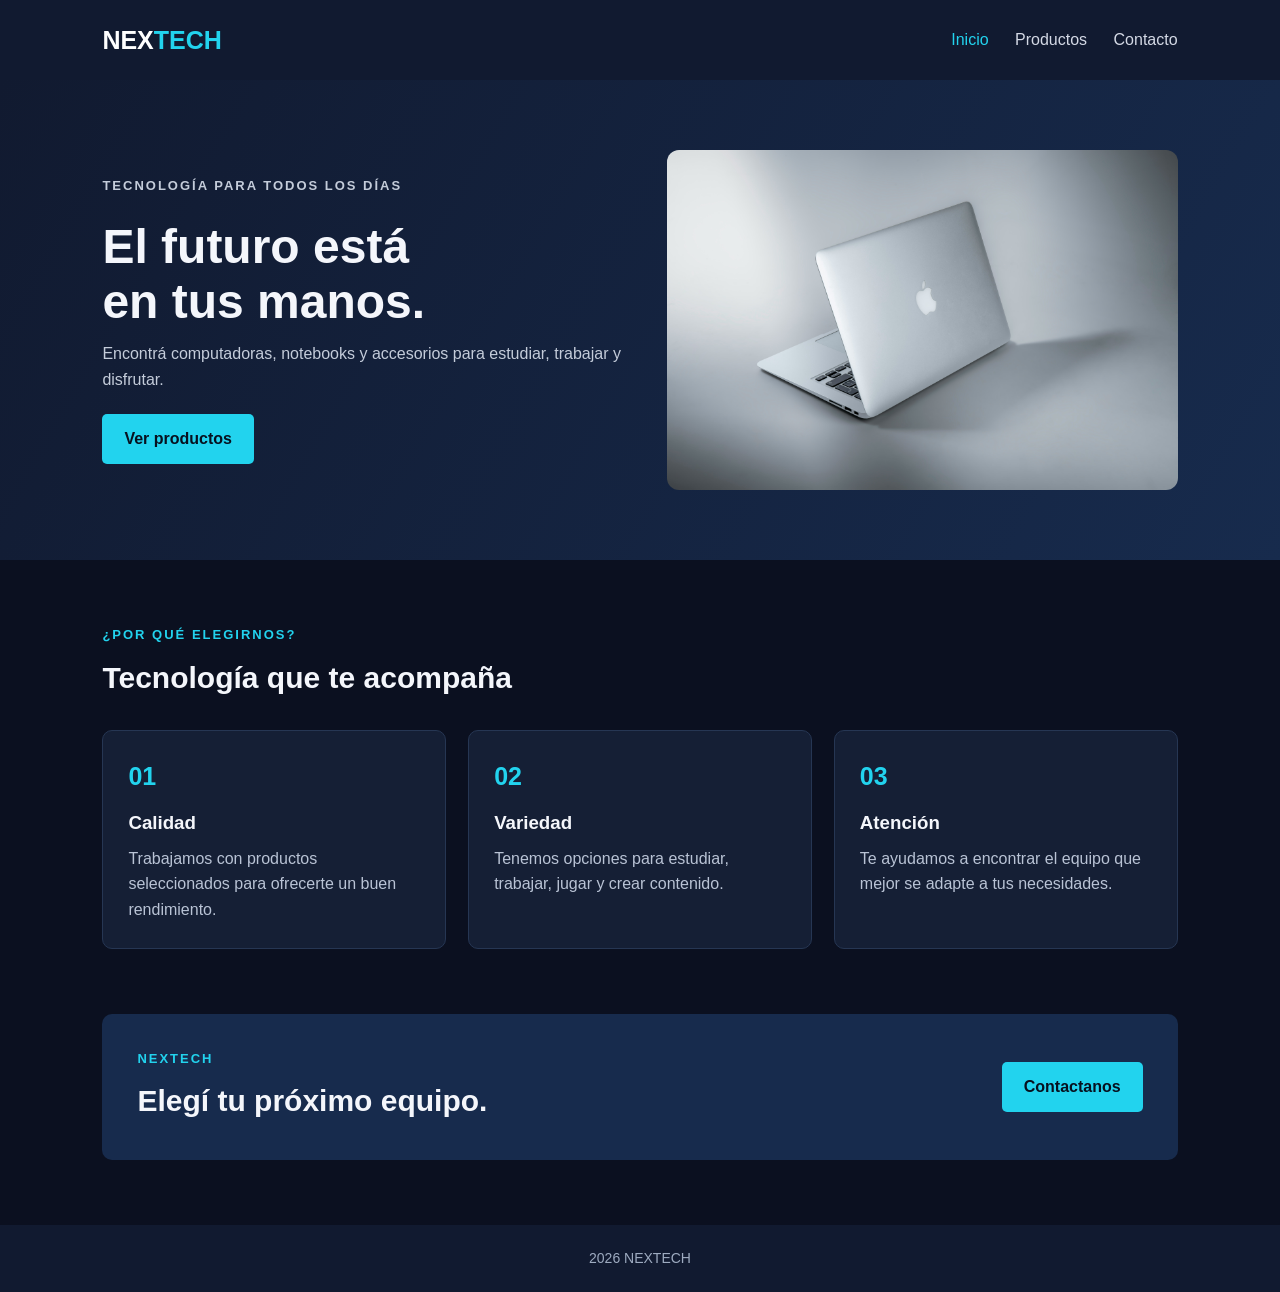
<file: index.html>
<!DOCTYPE html>
<html lang="es">
<head>
    <meta charset="UTF-8">
    <meta name="viewport" content="width=device-width, initial-scale=1.0">
    <title>NEXTECH | Inicio</title>
    <link rel="stylesheet" href="css/estilos.css">
</head>
<body>
    <header class="encabezado">
        <a class="logo" href="index.html">NEX<span>TECH</span></a>
        <nav>
            <a class="activo" href="index.html">Inicio</a>
            <a href="productos.html">Productos</a>
            <a href="contacto.html">Contacto</a>
        </nav>
    </header>

    <main>
        <section class="portada">
            <div class="portada-texto">
                <p class="etiqueta">TECNOLOGÍA PARA TODOS LOS DÍAS</p>
                <h1>El futuro está<br>en tus manos.</h1>
                <p>Encontrá computadoras, notebooks y accesorios para estudiar, trabajar y disfrutar.</p>
                <a class="boton" href="productos.html">Ver productos</a>
            </div>
            <img src="img/notebook.jpg" alt="Notebook">
        </section>

        <section class="seccion">
            <p class="etiqueta">¿POR QUÉ ELEGIRNOS?</p>
            <h2>Tecnología que te acompaña</h2>
            <div class="tarjetas">
                <article class="tarjeta">
                    <div class="icono">01</div>
                    <h3>Calidad</h3>
                    <p>Trabajamos con productos seleccionados para ofrecerte un buen rendimiento.</p>
                </article>
                <article class="tarjeta">
                    <div class="icono">02</div>
                    <h3>Variedad</h3>
                    <p>Tenemos opciones para estudiar, trabajar, jugar y crear contenido.</p>
                </article>
                <article class="tarjeta">
                    <div class="icono">03</div>
                    <h3>Atención</h3>
                    <p>Te ayudamos a encontrar el equipo que mejor se adapte a tus necesidades.</p>
                </article>
            </div>
        </section>

        <section class="franja">
            <div>
                <p class="etiqueta">NEXTECH</p>
                <h2>Elegí tu próximo equipo.</h2>
            </div>
            <a class="boton boton-claro" href="contacto.html">Contactanos</a>
        </section>
    </main>

    <footer>
        <p>2026 NEXTECH</p>
    </footer>
</body>
</html>
</file>
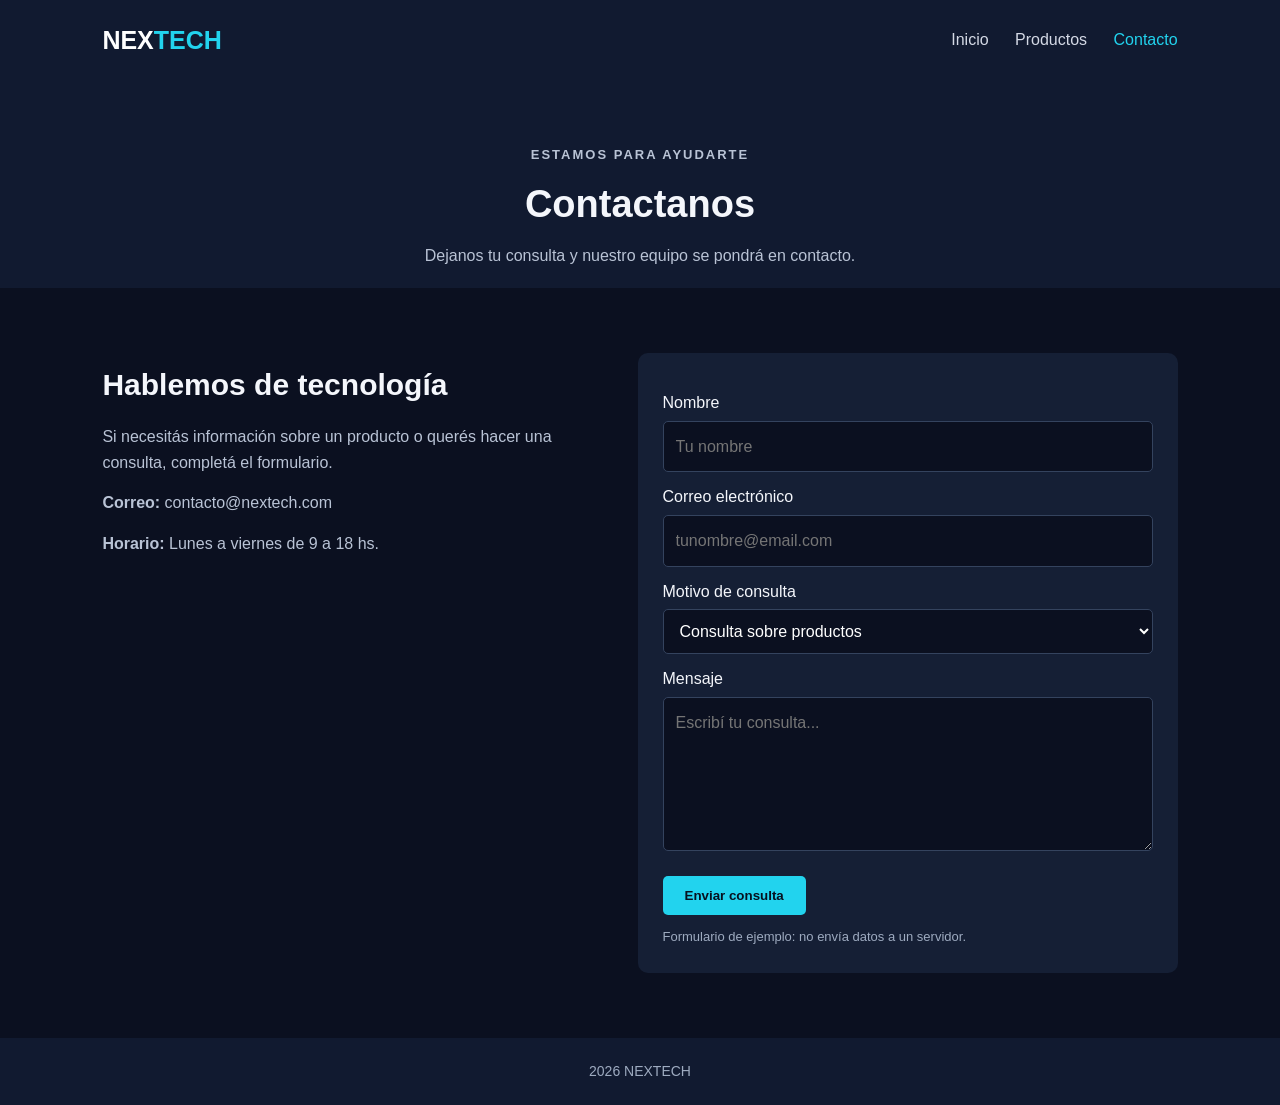
<file: contacto.html>
<!DOCTYPE html>
<html lang="es">
<head>
    <meta charset="UTF-8">
    <meta name="viewport" content="width=device-width, initial-scale=1.0">
    <title>NEXTECH | Contacto</title>
    <link rel="stylesheet" href="css/estilos.css">
</head>
<body>
    <header class="encabezado">
        <a class="logo" href="index.html">NEX<span>TECH</span></a>
        <nav>
            <a href="index.html">Inicio</a>
            <a href="productos.html">Productos</a>
            <a class="activo" href="contacto.html">Contacto</a>
        </nav>
    </header>

    <main>
        <section class="titulo-pagina">
            <p class="etiqueta">ESTAMOS PARA AYUDARTE</p>
            <h1>Contactanos</h1>
            <p>Dejanos tu consulta y nuestro equipo se pondrá en contacto.</p>
        </section>

        <section class="seccion contacto">
            <div class="contacto-info">
                <h2>Hablemos de tecnología</h2>
                <p>Si necesitás información sobre un producto o querés hacer una consulta, completá el formulario.</p>
                <p><strong>Correo:</strong> contacto@nextech.com</p>
                <p><strong>Horario:</strong> Lunes a viernes de 9 a 18 hs.</p>
            </div>

            <form class="formulario" action="#" method="get">
                <label for="nombre">Nombre</label>
                <input type="text" id="nombre" name="nombre" placeholder="Tu nombre" required>

                <label for="correo">Correo electrónico</label>
                <input type="email" id="correo" name="correo" placeholder="tunombre@email.com" required>

                <label for="tema">Motivo de consulta</label>
                <select id="tema" name="tema">
                    <option>Consulta sobre productos</option>
                    <option>Precios y disponibilidad</option>
                    <option>Otra consulta</option>
                </select>

                <label for="mensaje">Mensaje</label>
                <textarea id="mensaje" name="mensaje" rows="5" placeholder="Escribí tu consulta..." required></textarea>

                <button class="boton" type="submit">Enviar consulta</button>
                <p class="nota">Formulario de ejemplo: no envía datos a un servidor.</p>
            </form>
        </section>
    </main>

    <footer>
        <p>2026 NEXTECH</p>
    </footer>
</body>
</html>
</file>
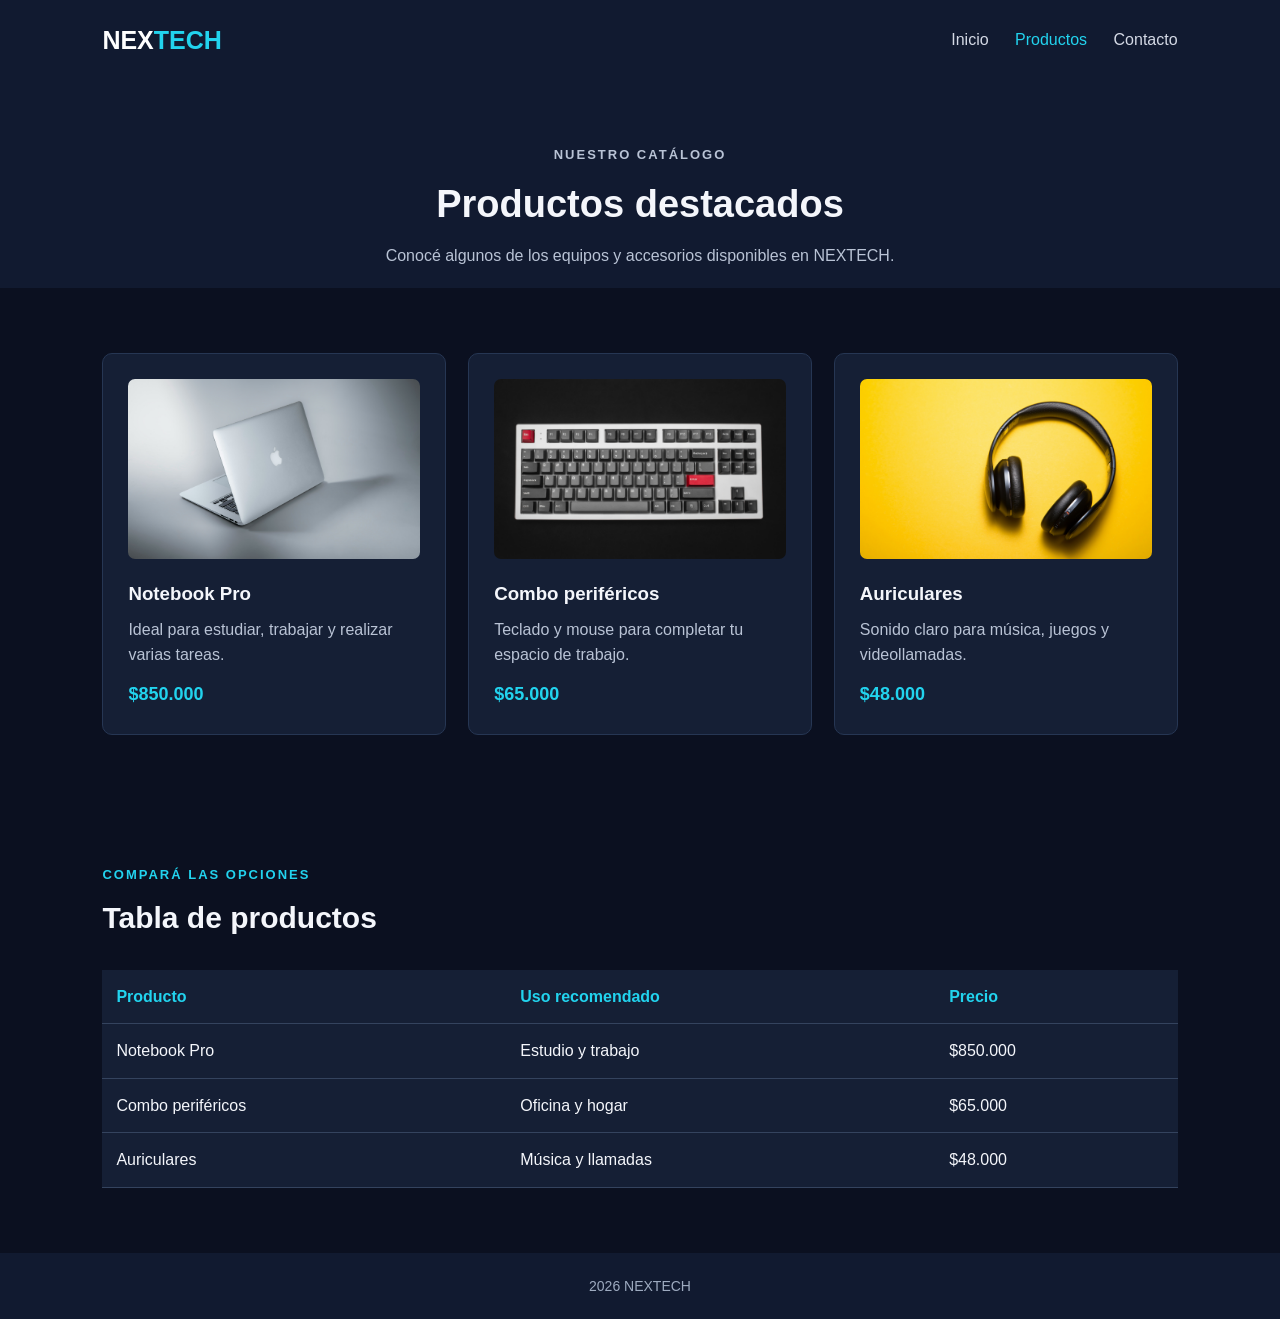
<file: productos.html>
<!DOCTYPE html>
<html lang="es">
<head>
    <meta charset="UTF-8">
    <meta name="viewport" content="width=device-width, initial-scale=1.0">
    <title>NEXTECH | Productos</title>
    <link rel="stylesheet" href="css/estilos.css">
</head>
<body>
    <header class="encabezado">
        <a class="logo" href="index.html">NEX<span>TECH</span></a>
        <nav>
            <a href="index.html">Inicio</a>
            <a class="activo" href="productos.html">Productos</a>
            <a href="contacto.html">Contacto</a>
        </nav>
    </header>

    <main>
        <section class="titulo-pagina">
            <p class="etiqueta">NUESTRO CATÁLOGO</p>
            <h1>Productos destacados</h1>
            <p>Conocé algunos de los equipos y accesorios disponibles en NEXTECH.</p>
        </section>

        <section class="seccion productos">
            <div class="tarjetas">
                <article class="tarjeta producto">
                  <img src="img/notebook.jpg" alt="Notebook">
                    <h3>Notebook Pro</h3>
                    <p>Ideal para estudiar, trabajar y realizar varias tareas.</p>
                    <strong>$850.000</strong>
                </article>
                <article class="tarjeta producto">
                    <img src="img/teclado.jpg" alt="Teclado">
                    <h3>Combo periféricos</h3>
                    <p>Teclado y mouse para completar tu espacio de trabajo.</p>
                    <strong>$65.000</strong>
                </article>
                <article class="tarjeta producto">
                    <img src="img/auriculares.jpg" alt="Auriculares">
                    <h3>Auriculares</h3>
                    <p>Sonido claro para música, juegos y videollamadas.</p>
                    <strong>$48.000</strong>
                </article>
            </div>
        </section>

        <section class="seccion">
            <p class="etiqueta">COMPARÁ LAS OPCIONES</p>
            <h2>Tabla de productos</h2>
            <div class="tabla-contenedor">
                <table>
                    <thead>
                        <tr><th>Producto</th><th>Uso recomendado</th><th>Precio</th></tr>
                    </thead>
                    <tbody>
                        <tr><td>Notebook Pro</td><td>Estudio y trabajo</td><td>$850.000</td></tr>
                        <tr><td>Combo periféricos</td><td>Oficina y hogar</td><td>$65.000</td></tr>
                        <tr><td>Auriculares</td><td>Música y llamadas</td><td>$48.000</td></tr>
                    </tbody>
                </table>
            </div>
        </section>
    </main>

    <footer>
        <p> 2026 NEXTECH</p>
    </footer>
</body>
</html>
</file>
<file: css/estilos.css>
/*
   Diseño inspirado en la plantilla Training Studio de TemplateMo.
   Se adaptaron los colores, textos, secciones y distribución a una marca tecnológica.
   Fuente de referencia: https://templatemo.com/tm-548-training-studio
*/

* {
    box-sizing: border-box;
    margin: 0;
    padding: 0;
}

body {
    font-family: Arial, sans-serif;
    background-color: #0b1020;
    color: #f4f6fb;
    line-height: 1.6;
}

.encabezado {
    background-color: #111a30;
    padding: 20px 8%;
    display: flex;
    justify-content: space-between;
    align-items: center;
    gap: 20px;
}

.logo {
    color: white;
    font-size: 25px;
    font-weight: bold;
    text-decoration: none;
}

.logo span {
    color: #22d3ee;
}

nav a {
    color: #d4d9e5;
    text-decoration: none;
    margin-left: 22px;
    transition: color 0.3s;
}

nav a:hover,
nav a.activo {
    color: #22d3ee;
}

.portada {
    padding: 70px 8%;
    display: flex;
    align-items: center;
    justify-content: space-between;
    gap: 45px;
    background: linear-gradient(120deg, #111a30, #172b4d);
}

.portada-texto {
    max-width: 520px;
}

.portada h1 {
    font-size: 48px;
    line-height: 1.15;
    margin: 12px 0;
}

.portada p {
    color: #c4ccda;
    margin-bottom: 22px;
}

.portada img {
    width: 48%;
    max-height: 340px;
    object-fit: cover;
    border-radius: 12px;
}

.etiqueta {
    color: #22d3ee;
    font-size: 13px;
    font-weight: bold;
    letter-spacing: 2px;
}

.boton {
    display: inline-block;
    border: 0;
    border-radius: 5px;
    background-color: #22d3ee;
    color: #07111f;
    padding: 12px 22px;
    font-weight: bold;
    text-decoration: none;
    cursor: pointer;
    transition: background-color 0.3s, transform 0.3s;
}

.boton:hover {
    background-color: #67e8f9;
    transform: translateY(-3px);
}

.seccion {
    padding: 65px 8%;
}

.seccion h2,
.franja h2 {
    font-size: 30px;
    margin: 8px 0 28px;
}

.tarjetas {
    display: flex;
    gap: 22px;
}

.tarjeta {
    flex: 1;
    background-color: #151f35;
    padding: 25px;
    border: 1px solid #263653;
    border-radius: 10px;
    transition: transform 0.3s, border-color 0.3s;
}

.tarjeta:hover {
    transform: translateY(-6px);
    border-color: #22d3ee;
}

.tarjeta h3 {
    margin: 12px 0 8px;
}

.tarjeta p,
.titulo-pagina p,
.contacto-info p {
    color: #b9c3d5;
}

.icono {
    color: #22d3ee;
    font-size: 25px;
    font-weight: bold;
}

.franja {
    margin: 0 8% 65px;
    padding: 35px;
    border-radius: 10px;
    background: #172b4d;
    display: flex;
    justify-content: space-between;
    align-items: center;
    gap: 20px;
}

.franja h2 {
    margin-bottom: 0;
}

.boton-claro {
    white-space: nowrap;
}

.titulo-pagina {
    text-align: center;
    padding: 65px 8% 20px;
    background: #111a30;
}

.titulo-pagina h1 {
    font-size: 38px;
    margin: 8px 0;
}

.producto img {
    width: 100%;
    height: 180px;
    object-fit: cover;
    border-radius: 7px;
}

.producto strong {
    display: block;
    color: #22d3ee;
    margin-top: 12px;
    font-size: 18px;
}

.tabla-contenedor {
    overflow-x: auto;
}

table {
    width: 100%;
    border-collapse: collapse;
    background: #151f35;
}

th,
td {
    padding: 14px;
    text-align: left;
    border-bottom: 1px solid #34435e;
}

th {
    color: #22d3ee;
}

.nota {
    color: #9eabc0;
    font-size: 13px;
    margin-top: 12px;
}

.contacto {
    display: flex;
    gap: 45px;
    align-items: flex-start;
}

.contacto-info,
.formulario {
    flex: 1;
}

.contacto-info h2 {
    margin-bottom: 15px;
}

.contacto-info p {
    margin-bottom: 15px;
}

.formulario {
    background: #151f35;
    padding: 25px;
    border-radius: 10px;
}

.formulario label {
    display: block;
    margin: 12px 0 5px;
}

.formulario input,
.formulario select,
.formulario textarea {
    width: 100%;
    padding: 12px;
    border: 1px solid #34435e;
    border-radius: 5px;
    background: #0b1020;
    color: white;
    font: inherit;
}

.formulario textarea {
    resize: vertical;
}

.formulario button {
    margin-top: 18px;
}

footer {
    text-align: center;
    padding: 22px;
    background: #111a30;
    color: #9eabc0;
    font-size: 14px;
}


@media (max-width: 700px) {
    .encabezado {
        flex-direction: column;
    }

    nav a {
        margin: 0 8px;
    }

    .portada,
    .contacto {
        flex-direction: column;
    }

    .portada h1 {
        font-size: 36px;
    }

    .portada img {
        width: 100%;
    }

    .tarjetas {
        flex-direction: column;
    }

    .franja {
        flex-direction: column;
        align-items: flex-start;
    }

    .titulo-pagina h1 {
        font-size: 30px;
    }
}
</file>
